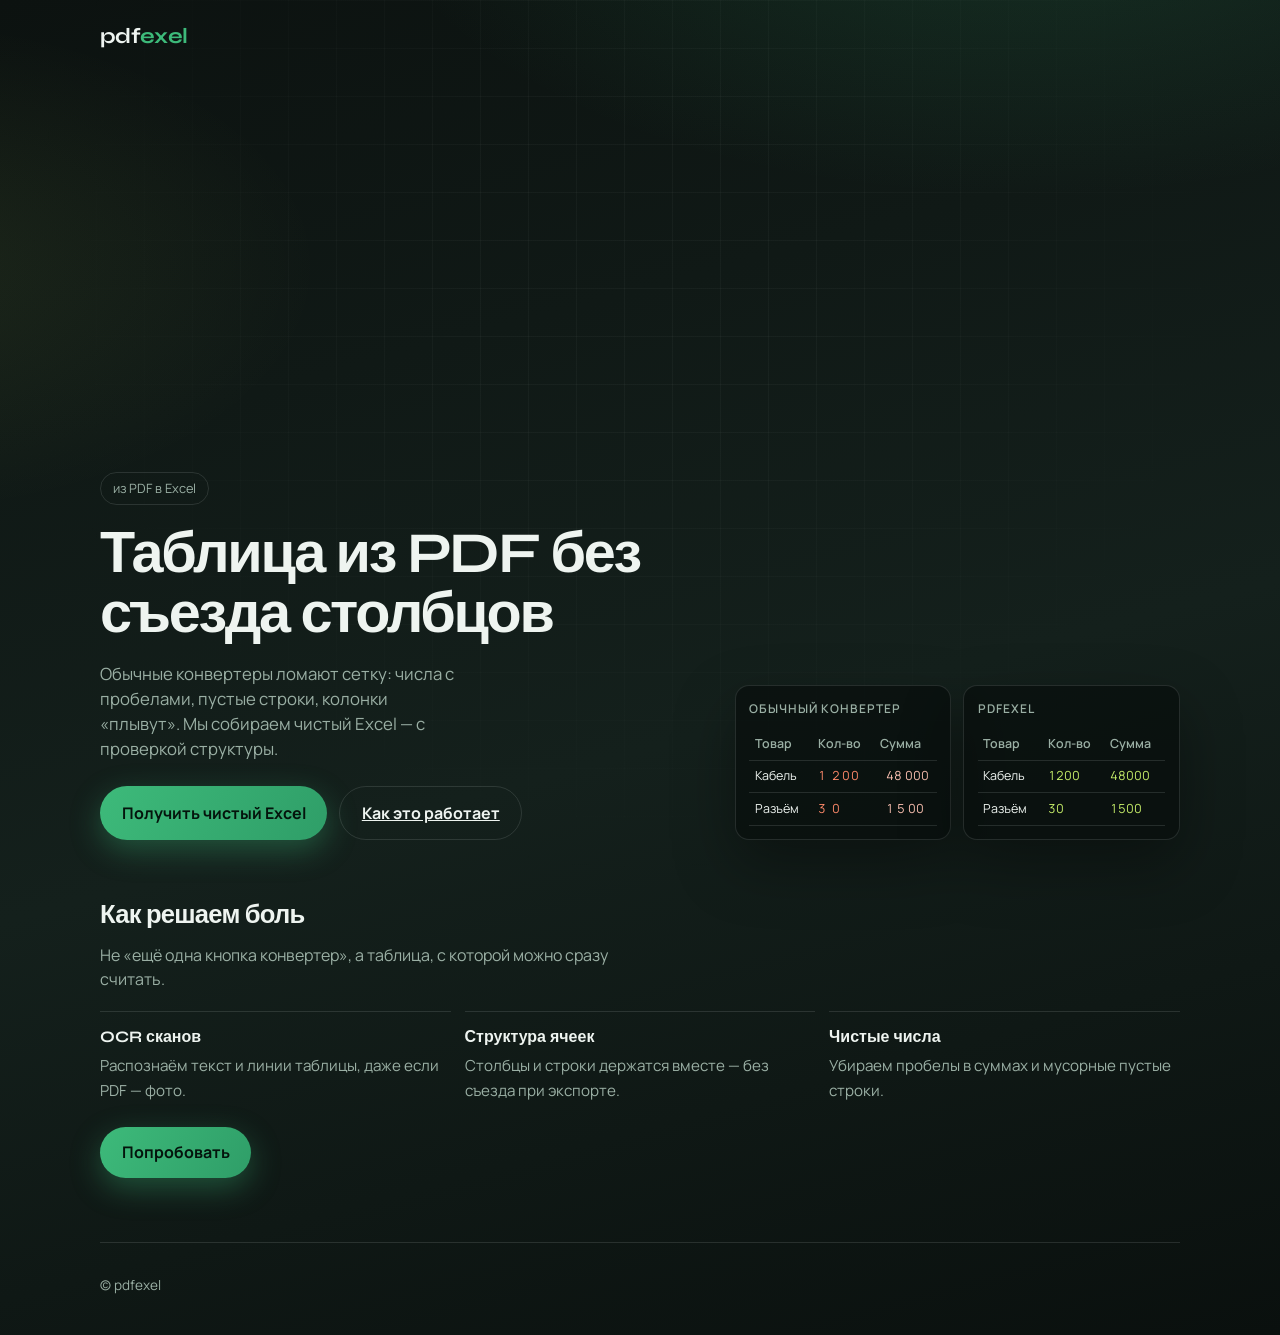
<file: index.html>
<!DOCTYPE html>
<html lang="ru">
  <head>
    <meta charset="utf-8" />
    <meta name="viewport" content="width=device-width, initial-scale=1" />
    <title>pdfexel — таблица из PDF без съезда столбцов</title>
    <meta
      name="description"
      content="PDF и сканы в чистый Excel: столбцы на месте, числа без пробелов. Сервис pdfexel."
    />
    <meta name="yandex-verification" content="d61d82379fe4924d" />
    <link rel="canonical" href="https://pdfexel.ru/" />
    <link rel="icon" href="/favicon.ico" sizes="any" />
    <link rel="icon" href="/favicon.svg" type="image/svg+xml" />
    <link rel="apple-touch-icon" href="/apple-touch-icon.png" />
    <link rel="preconnect" href="https://fonts.googleapis.com" />
    <link rel="preconnect" href="https://fonts.gstatic.com" crossorigin />
    <link
      href="https://fonts.googleapis.com/css2?family=Manrope:wght@400;600;700&family=Syne:wght@700;800&display=swap"
      rel="stylesheet"
    />
    <link rel="stylesheet" href="/css/main.css?v=20261119b" />

    <noscript
      ><div>
        <img src="https://mc.yandex.ru/watch/114193275" style="position: absolute; left: -9999px" alt="" /></div
    ></noscript>
  </head>
  <body data-variant="b">
    <div class="wrap">
      <header class="top">
        <a class="brand" href="/">pdf<span>exel</span></a>
      </header>

      <main class="hero">
        <div>
          <p class="pill" style="display: inline-block">из PDF в Excel</p>
          <h1>Таблица из PDF без съезда столбцов</h1>
          <p class="lead">
            Обычные конвертеры ломают сетку: числа с пробелами, пустые строки, колонки «плывут». Мы собираем
            чистый Excel — с проверкой структуры.
          </p>
          <div class="cta-row">
            <button class="btn btn-primary" type="button" data-cta="hero">Получить чистый Excel</button>
            <a class="btn btn-ghost" href="#how">Как это работает</a>
          </div>
          <input id="file-input" class="file-input-hidden" type="file" accept="application/pdf,.pdf" />
          <p class="convert-status" id="convert-status" hidden role="status" aria-live="polite"></p>
        </div>

        <div class="visual" aria-hidden="true">
          <div class="compare">
            <div class="sheet">
              <h3>Обычный конвертер</h3>
              <table class="fake-table broken">
                <thead>
                  <tr>
                    <th>Товар</th>
                    <th>Кол-во</th>
                    <th>Сумма</th>
                  </tr>
                </thead>
                <tbody>
                  <tr>
                    <td>Кабель</td>
                    <td>1 200</td>
                    <td>48 000</td>
                  </tr>
                  <tr>
                    <td>Разъём</td>
                    <td>3 0</td>
                    <td>1 5 00</td>
                  </tr>
                </tbody>
              </table>
            </div>
            <div class="sheet">
              <h3>pdfexel</h3>
              <table class="fake-table clean">
                <thead>
                  <tr>
                    <th>Товар</th>
                    <th>Кол-во</th>
                    <th>Сумма</th>
                  </tr>
                </thead>
                <tbody>
                  <tr>
                    <td>Кабель</td>
                    <td>1200</td>
                    <td>48000</td>
                  </tr>
                  <tr>
                    <td>Разъём</td>
                    <td>30</td>
                    <td>1500</td>
                  </tr>
                </tbody>
              </table>
            </div>
          </div>
        </div>
      </main>

      <section class="section" id="how">
        <h2>Как решаем боль</h2>
        <p>Не «ещё одна кнопка конвертер», а таблица, с которой можно сразу считать.</p>
        <div class="steps">
          <div class="step">
            <strong>OCR сканов</strong>
            <span>Распознаём текст и линии таблицы, даже если PDF — фото.</span>
          </div>
          <div class="step">
            <strong>Структура ячеек</strong>
            <span>Столбцы и строки держатся вместе — без съезда при экспорте.</span>
          </div>
          <div class="step">
            <strong>Чистые числа</strong>
            <span>Убираем пробелы в суммах и мусорные пустые строки.</span>
          </div>
        </div>
        <div class="cta-row" style="margin-top: 1.5rem">
          <button class="btn btn-primary" type="button" data-cta="how">Попробовать</button>
        </div>
      </section>

      <footer class="footer">
        <div>© pdfexel</div>
      </footer>
    </div>

    <div class="offer-modal" id="scan-modal" hidden>
      <div class="offer-modal__backdrop" data-scan-close></div>
      <div class="offer-modal__panel" role="dialog" aria-modal="true" aria-labelledby="scan-modal-title">
        <h2 id="scan-modal-title">Скан PDF</h2>
        <p id="scan-offer-text">
          Этот PDF похож на скан. Обычная конвертация не сработает — нужен OCR. Подписка открывает OCR на месяц.
        </p>
        <div class="offer-modal__actions">
          <button type="button" class="btn btn-primary" id="scan-offer-cta">Оплатить 299 ₽/мес</button>
          <button type="button" class="btn btn-ghost" data-scan-close>Не сейчас</button>
        </div>
      </div>
    </div>

    <div class="offer-modal" id="pay-error-modal" hidden>
      <div class="offer-modal__backdrop" data-pay-error-close></div>
      <div class="offer-modal__panel" role="dialog" aria-modal="true" aria-labelledby="pay-error-modal-title">
        <h2 id="pay-error-modal-title">Что-то пошло не так</h2>
        <p>Не удалось открыть оплату. Попробуйте позже или напишите нам — мы уже записали ваш запрос.</p>
        <button type="button" class="btn btn-primary" data-pay-error-close>Понятно</button>
      </div>
    </div>

    <script src="/js/metrika.js?v=20261120a" defer></script>
    <script src="/js/result-store.js?v=20261120a" defer></script>
    <script src="/js/cta.js?v=20261122b" defer></script>
  </body>
</html>
</file>
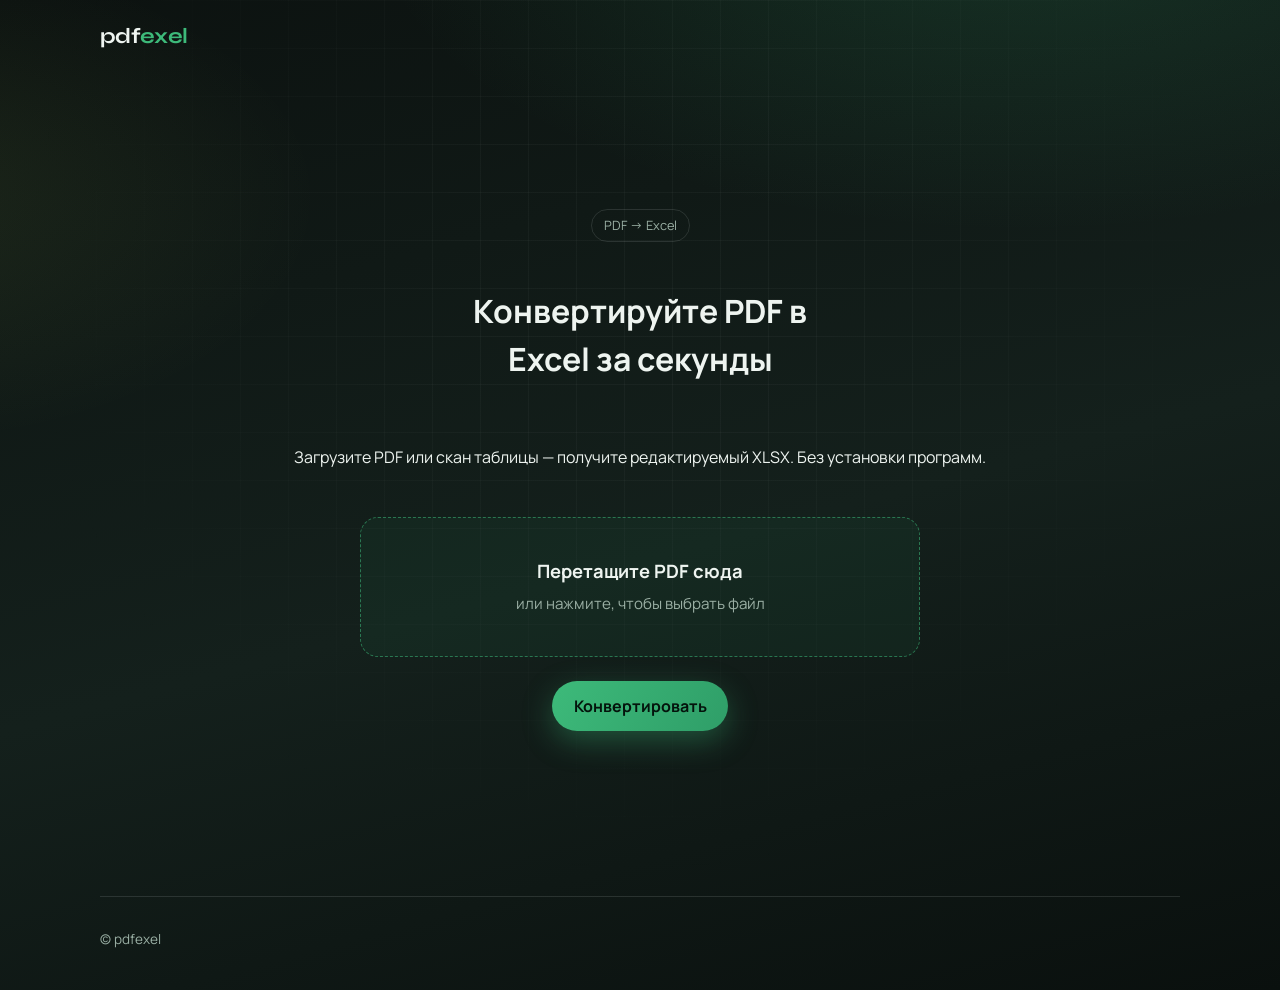
<file: a/index.html>
<!DOCTYPE html>
<html lang="ru">
  <head>
    <meta charset="utf-8" />
    <meta name="viewport" content="width=device-width, initial-scale=1" />
    <title>pdfexel — конвертер PDF в Excel онлайн</title>
    <meta name="description" content="Конвертируйте PDF в Excel онлайн. Загрузите файл — получите таблицу XLSX." />
    <meta name="yandex-verification" content="d61d82379fe4924d" />
    <link rel="canonical" href="https://pdfexel.ru/a" />
    <link rel="icon" href="/favicon.ico" sizes="any" />
    <link rel="icon" href="/favicon.svg" type="image/svg+xml" />
    <link rel="apple-touch-icon" href="/apple-touch-icon.png" />
    <link rel="preconnect" href="https://fonts.googleapis.com" />
    <link rel="preconnect" href="https://fonts.gstatic.com" crossorigin />
    <link
      href="https://fonts.googleapis.com/css2?family=Manrope:wght@400;600;700&family=Syne:wght@700;800&display=swap"
      rel="stylesheet"
    />
    <link rel="stylesheet" href="/css/main.css?v=20261119b" />

    <noscript
      ><div>
        <img src="https://mc.yandex.ru/watch/114193275" style="position: absolute; left: -9999px" alt="" /></div
    ></noscript>
  </head>
  <body data-variant="a">
    <div class="wrap">
      <header class="top">
        <a class="brand" href="/">pdf<span>exel</span></a>
      </header>

      <main class="hero-a">
        <p class="pill" style="display: inline-block; margin: 0 auto">PDF → Excel</p>
        <h1>Конвертируйте PDF в Excel за секунды</h1>
        <p class="lead">Загрузите PDF или скан таблицы — получите редактируемый XLSX. Без установки программ.</p>

        <div class="dropzone" id="dropzone" role="button" tabindex="0" aria-label="Загрузить PDF">
          <strong>Перетащите PDF сюда</strong>
          <span>или нажмите, чтобы выбрать файл</span>
          <input id="file-input" type="file" accept="application/pdf,.pdf" />
        </div>

        <p class="convert-status" id="convert-status" hidden role="status" aria-live="polite"></p>

        <div class="cta-row" style="justify-content: center">
          <button class="btn btn-primary" type="button" data-cta="convert">Конвертировать</button>
        </div>
      </main>

      <footer class="footer">
        <div>© pdfexel</div>
      </footer>
    </div>

    <div class="offer-modal" id="scan-modal" hidden>
      <div class="offer-modal__backdrop" data-scan-close></div>
      <div class="offer-modal__panel" role="dialog" aria-modal="true" aria-labelledby="scan-modal-title">
        <h2 id="scan-modal-title">Скан PDF</h2>
        <p id="scan-offer-text">
          Этот PDF похож на скан. Обычная конвертация не сработает — нужен OCR. Подписка открывает OCR на месяц.
        </p>
        <div class="offer-modal__actions">
          <button type="button" class="btn btn-primary" id="scan-offer-cta">Оплатить 299 ₽/мес</button>
          <button type="button" class="btn btn-ghost" data-scan-close>Не сейчас</button>
        </div>
      </div>
    </div>

    <div class="offer-modal" id="pay-error-modal" hidden>
      <div class="offer-modal__backdrop" data-pay-error-close></div>
      <div class="offer-modal__panel" role="dialog" aria-modal="true" aria-labelledby="pay-error-modal-title">
        <h2 id="pay-error-modal-title">Что-то пошло не так</h2>
        <p>Не удалось открыть оплату. Попробуйте позже или напишите нам — мы уже записали ваш запрос.</p>
        <button type="button" class="btn btn-primary" data-pay-error-close>Понятно</button>
      </div>
    </div>

    <script src="/js/metrika.js?v=20261120a" defer></script>
    <script src="/js/result-store.js?v=20261120a" defer></script>
    <script src="/js/cta.js?v=20261122b" defer></script>
  </body>
</html>
</file>
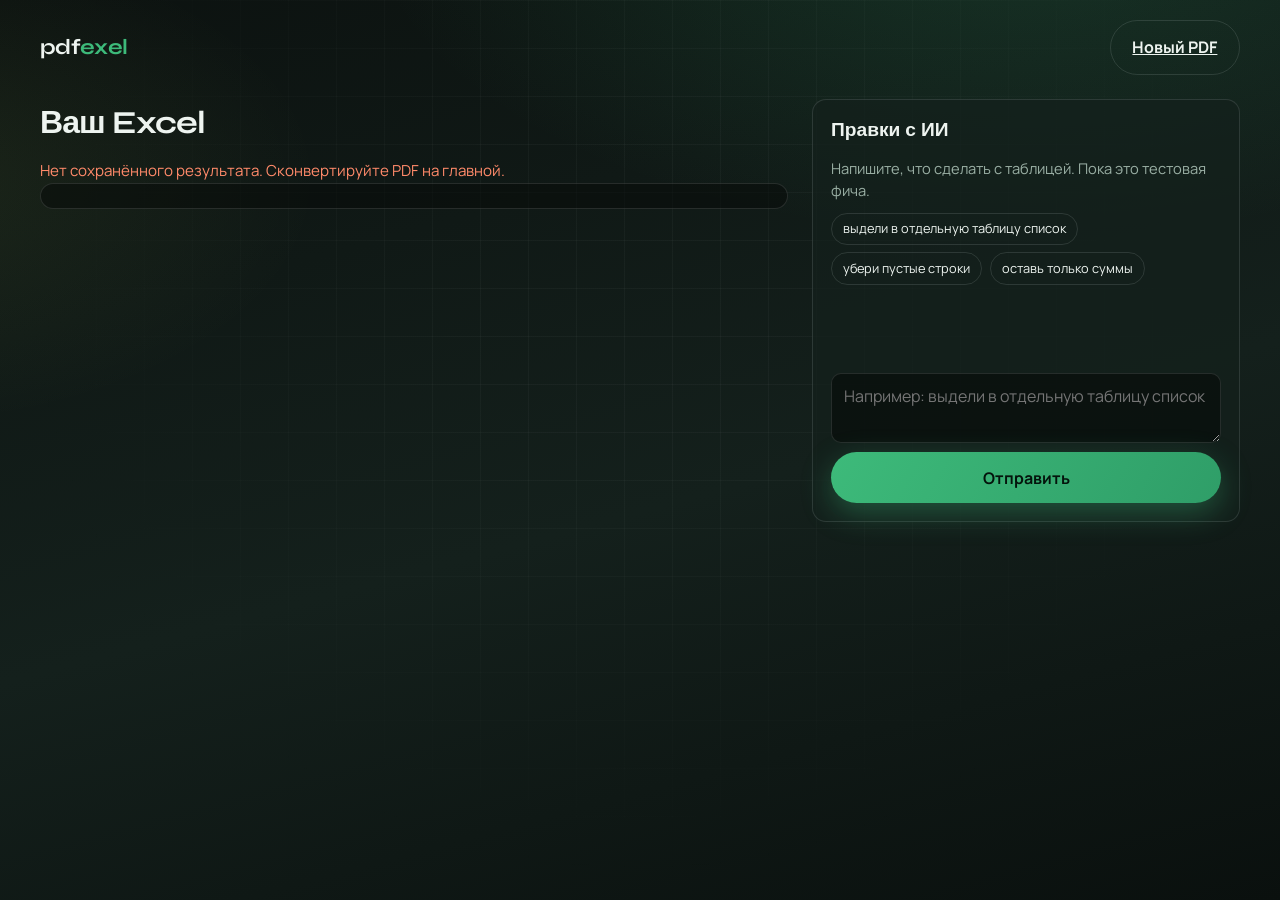
<file: result/index.html>
<!DOCTYPE html>
<html lang="ru">
  <head>
    <meta charset="utf-8" />
    <meta name="viewport" content="width=device-width, initial-scale=1" />
    <title>Результат — pdfexel</title>
    <meta name="description" content="Превью Excel и правки с помощью ИИ (тест)." />
    <link rel="canonical" href="https://pdfexel.ru/result/" />
    <link rel="icon" href="/favicon.ico" sizes="any" />
    <link rel="icon" href="/favicon.svg" type="image/svg+xml" />
    <link rel="apple-touch-icon" href="/apple-touch-icon.png" />
    <link rel="preconnect" href="https://fonts.googleapis.com" />
    <link rel="preconnect" href="https://fonts.gstatic.com" crossorigin />
    <link
      href="https://fonts.googleapis.com/css2?family=Manrope:wght@400;600;700&family=Syne:wght@700;800&display=swap"
      rel="stylesheet"
    />
    <link rel="stylesheet" href="/css/main.css?v=20261119a" />
    <noscript
      ><div>
        <img src="https://mc.yandex.ru/watch/114193275" style="position: absolute; left: -9999px" alt="" /></div
    ></noscript>
  </head>
  <body data-variant="result">
    <div class="wrap result-wrap">
      <header class="top">
        <a class="brand" href="/">pdf<span>exel</span></a>
        <a class="btn btn-ghost" href="/">Новый PDF</a>
      </header>

      <main class="result-layout">
        <section class="result-preview" aria-label="Превью Excel">
          <div class="result-preview__head">
            <h1 class="result-title">Ваш Excel</h1>
            <button class="btn btn-primary" type="button" id="download-xlsx" hidden>Скачать Excel</button>
          </div>
          <p class="result-filename" id="result-filename" hidden></p>
          <p class="convert-status" id="result-status" hidden role="status" aria-live="polite"></p>
          <div class="sheet-preview" id="sheet-preview"></div>
        </section>

        <aside class="result-chat" aria-label="Правки с ИИ">
          <h2 class="result-chat__title">Правки с ИИ</h2>
          <p class="result-chat__lead">Напишите, что сделать с таблицей. Пока это тестовая фича.</p>
          <div class="chat-chips" id="chat-chips">
            <button type="button" class="chip" data-prompt="выдели в отдельную таблицу список">
              выдели в отдельную таблицу список
            </button>
            <button type="button" class="chip" data-prompt="убери пустые строки">убери пустые строки</button>
            <button type="button" class="chip" data-prompt="оставь только суммы">оставь только суммы</button>
          </div>
          <div class="chat-log" id="chat-log" aria-live="polite"></div>
          <form class="chat-form" id="chat-form">
            <label class="visually-hidden" for="chat-input">Что сделать</label>
            <textarea
              id="chat-input"
              rows="2"
              maxlength="500"
              placeholder="Например: выдели в отдельную таблицу список"
              required
            ></textarea>
            <button class="btn btn-primary" type="submit">Отправить</button>
          </form>
        </aside>
      </main>
    </div>

    <div class="dev-modal" id="dev-modal" hidden>
      <div class="dev-modal__backdrop" data-dev-close></div>
      <div class="dev-modal__panel" role="dialog" aria-modal="true" aria-labelledby="dev-modal-title">
        <h2 id="dev-modal-title">В разработке</h2>
        <p>Функция в разработке — мы записали ваш запрос.</p>
        <button type="button" class="btn btn-primary" data-dev-close>Понятно</button>
      </div>
    </div>

    <script src="https://cdn.sheetjs.com/xlsx-0.20.3/package/dist/xlsx.full.min.js" defer></script>
    <script src="/js/metrika.js?v=20261119a" defer></script>
    <script src="/js/result-store.js?v=20261119a" defer></script>
    <script src="/js/result.js?v=20261119a" defer></script>
  </body>
</html>
</file>
<file: css/main.css>
:root {
  --bg0: #0c1210;
  --bg1: #14201c;
  --ink: #eef4f0;
  --muted: #9aafa4;
  --accent: #3dba7a;
  --accent-2: #c8f06a;
  --danger: #ff8a6a;
  --line: rgba(238, 244, 240, 0.12);
  --font-display: "Syne", "Segoe UI", sans-serif;
  --font-body: "Manrope", "Segoe UI", sans-serif;
  --radius: 14px;
  --shadow: 0 24px 60px rgba(0, 0, 0, 0.35);
}

*,
*::before,
*::after {
  box-sizing: border-box;
}

html {
  scroll-behavior: smooth;
}

body {
  margin: 0;
  min-height: 100vh;
  font-family: var(--font-body);
  color: var(--ink);
  background:
    radial-gradient(1200px 600px at 80% -10%, rgba(61, 186, 122, 0.18), transparent 55%),
    radial-gradient(900px 500px at -10% 20%, rgba(200, 240, 106, 0.08), transparent 50%),
    linear-gradient(165deg, var(--bg0), var(--bg1) 55%, #0a100e);
  line-height: 1.5;
}

body::before {
  content: "";
  position: fixed;
  inset: 0;
  pointer-events: none;
  background-image:
    linear-gradient(rgba(238, 244, 240, 0.035) 1px, transparent 1px),
    linear-gradient(90deg, rgba(238, 244, 240, 0.035) 1px, transparent 1px);
  background-size: 48px 48px;
  mask-image: radial-gradient(ellipse at 50% 30%, black 20%, transparent 70%);
  z-index: 0;
}

a {
  color: inherit;
}

.wrap {
  position: relative;
  z-index: 1;
  width: min(1080px, calc(100% - 2rem));
  margin: 0 auto;
}

.top {
  display: flex;
  align-items: center;
  justify-content: space-between;
  padding: 1.25rem 0 0.5rem;
}

.brand {
  font-family: var(--font-display);
  font-weight: 700;
  font-size: 1.35rem;
  letter-spacing: -0.03em;
  text-decoration: none;
}

.brand span {
  color: var(--accent);
}

.session {
  display: flex;
  align-items: center;
  gap: 0.75rem;
  max-width: min(60%, 22rem);
}

.session[hidden] {
  display: none !important;
}

.session-email {
  font-size: 0.85rem;
  color: var(--muted);
  overflow: hidden;
  text-overflow: ellipsis;
  white-space: nowrap;
}

.session-logout {
  flex-shrink: 0;
  padding: 0.4rem 0.75rem;
  font-size: 0.85rem;
}

.pill {
  font-size: 0.8rem;
  color: var(--muted);
  border: 1px solid var(--line);
  border-radius: 999px;
  padding: 0.35rem 0.75rem;
}

.hero {
  padding: 3.5rem 0 2.5rem;
  display: grid;
  gap: 2rem;
  align-items: end;
}

@media (min-width: 860px) {
  .hero {
    grid-template-columns: 1.15fr 0.85fr;
    min-height: calc(100vh - 5rem);
    padding-top: 4.5rem;
  }
}

.hero h1 {
  font-family: var(--font-display);
  font-size: clamp(2.2rem, 5vw, 3.6rem);
  line-height: 1.05;
  letter-spacing: -0.04em;
  margin: 0.4rem 0 1rem;
  max-width: 14ch;
  animation: rise 0.7s ease both;
}

.hero .lead {
  margin: 0 0 1.5rem;
  color: var(--muted);
  font-size: 1.05rem;
  max-width: 36ch;
  animation: rise 0.7s ease 0.08s both;
}

.cta-row {
  display: flex;
  flex-wrap: wrap;
  gap: 0.75rem;
  animation: rise 0.7s ease 0.16s both;
}

.btn {
  appearance: none;
  border: 0;
  cursor: pointer;
  font-family: inherit;
  font-weight: 700;
  font-size: 1rem;
  border-radius: 999px;
  padding: 0.9rem 1.35rem;
  transition: transform 0.2s ease, box-shadow 0.2s ease, background 0.2s ease;
}

.btn:hover {
  transform: translateY(-1px);
}

.btn-primary {
  background: linear-gradient(120deg, var(--accent), #2f9e68);
  color: #04140c;
  box-shadow: 0 10px 30px rgba(61, 186, 122, 0.35);
}

.btn-primary:hover {
  box-shadow: 0 14px 36px rgba(61, 186, 122, 0.45);
}

.btn-ghost {
  background: transparent;
  color: var(--ink);
  border: 1px solid var(--line);
}

.visual {
  position: relative;
  animation: rise 0.8s ease 0.12s both;
}

.compare {
  display: grid;
  gap: 0.75rem;
}

@media (min-width: 520px) {
  .compare {
    grid-template-columns: 1fr 1fr;
  }
}

.sheet {
  border: 1px solid var(--line);
  border-radius: var(--radius);
  background: rgba(8, 14, 12, 0.7);
  backdrop-filter: blur(8px);
  padding: 0.85rem;
  box-shadow: var(--shadow);
}

.sheet h3 {
  margin: 0 0 0.65rem;
  font-size: 0.75rem;
  text-transform: uppercase;
  letter-spacing: 0.08em;
  color: var(--muted);
  font-weight: 600;
}

.fake-table {
  width: 100%;
  border-collapse: collapse;
  font-size: 0.78rem;
  font-variant-numeric: tabular-nums;
}

.fake-table th,
.fake-table td {
  border-bottom: 1px solid var(--line);
  padding: 0.4rem 0.35rem;
  text-align: left;
}

.fake-table th {
  color: var(--muted);
  font-weight: 600;
}

.broken td:nth-child(2) {
  letter-spacing: 0.12em;
  color: var(--danger);
}

.broken td:nth-child(3) {
  transform: translateX(6px);
  color: #ffc4b4;
}

.clean td:nth-child(2),
.clean td:nth-child(3) {
  color: var(--accent-2);
}

.section {
  padding: 1rem 0 4rem;
}

.section h2 {
  font-family: var(--font-display);
  font-size: 1.6rem;
  letter-spacing: -0.03em;
  margin: 0 0 0.5rem;
}

.section p {
  margin: 0 0 1.25rem;
  color: var(--muted);
  max-width: 52ch;
}

.steps {
  display: grid;
  gap: 0.85rem;
}

@media (min-width: 720px) {
  .steps {
    grid-template-columns: repeat(3, 1fr);
  }
}

.step {
  border-top: 1px solid var(--line);
  padding-top: 0.85rem;
}

.step strong {
  display: block;
  margin-bottom: 0.25rem;
  font-family: var(--font-display);
}

.step span {
  color: var(--muted);
  font-size: 0.95rem;
}

/* Variant A — dropzone */
.hero-a {
  min-height: calc(100vh - 4rem);
  display: grid;
  align-content: center;
  gap: 1.5rem;
  padding: 3rem 0 4rem;
  text-align: center;
}

.hero-a h1 {
  margin-left: auto;
  margin-right: auto;
  max-width: 16ch;
}

.hero-a .lead {
  margin-left: auto;
  margin-right: auto;
}

.dropzone {
  width: min(560px, 100%);
  margin: 0.5rem auto 0;
  border: 1.5px dashed rgba(61, 186, 122, 0.55);
  border-radius: 18px;
  background: rgba(61, 186, 122, 0.06);
  padding: 2.5rem 1.5rem;
  cursor: pointer;
  transition: background 0.2s ease, border-color 0.2s ease, transform 0.2s ease;
  animation: rise 0.7s ease 0.16s both;
}

.dropzone:hover,
.dropzone.is-drag {
  background: rgba(61, 186, 122, 0.12);
  border-color: var(--accent);
  transform: translateY(-2px);
}

.dropzone strong {
  display: block;
  font-size: 1.15rem;
  margin-bottom: 0.35rem;
}

.dropzone span {
  color: var(--muted);
  font-size: 0.95rem;
}

.dropzone input,
.file-input-hidden {
  position: absolute;
  width: 1px;
  height: 1px;
  padding: 0;
  margin: -1px;
  overflow: hidden;
  clip: rect(0, 0, 0, 0);
  white-space: nowrap;
  border: 0;
  opacity: 0;
}

.convert-status {
  margin: 0.85rem 0 0;
  font-size: 0.95rem;
  color: var(--muted);
  min-height: 1.4em;
}

.convert-status[data-kind="progress"] {
  color: var(--accent-2);
}

.convert-status[data-kind="ok"] {
  color: var(--accent);
}

.convert-status[data-kind="error"] {
  color: var(--danger);
}

.convert-status[hidden] {
  display: none !important;
}

.auth-modal {
  position: fixed;
  inset: 0;
  z-index: 80;
  display: grid;
  place-items: center;
  padding: 1rem;
}

.auth-modal[hidden] {
  display: none !important;
}

.auth-modal__backdrop {
  position: absolute;
  inset: 0;
  background: rgba(12, 18, 28, 0.55);
}

.auth-modal__panel {
  position: relative;
  width: min(420px, 100%);
  background: var(--bg);
  border: 1px solid var(--line);
  border-radius: 16px;
  padding: 1.35rem 1.4rem 1.25rem;
  display: grid;
  gap: 0.85rem;
}

.auth-modal__panel h2 {
  margin: 0;
  font-family: Syne, sans-serif;
  font-size: 1.35rem;
}

.auth-modal__lead {
  margin: 0;
  color: var(--muted);
  font-size: 0.95rem;
}

.auth-field {
  display: grid;
  gap: 0.35rem;
  font-size: 0.9rem;
}

.auth-field input {
  font: inherit;
  padding: 0.65rem 0.75rem;
  border-radius: 10px;
  border: 1px solid var(--line);
  background: #fff;
  color: var(--ink);
}

.auth-modal__status {
  margin: 0;
  min-height: 1.2em;
  font-size: 0.9rem;
  color: var(--muted);
}

.auth-modal__status[data-kind="error"] {
  color: var(--danger);
}

.auth-modal__status[data-kind="ok"],
.auth-modal__status[data-kind="progress"] {
  color: var(--accent-2);
}

.auth-modal__actions {
  display: flex;
  gap: 0.65rem;
  justify-content: flex-end;
  flex-wrap: wrap;
}

.footer {
  padding: 2rem 0 2.5rem;
  color: var(--muted);
  font-size: 0.85rem;
  border-top: 1px solid var(--line);
}

@keyframes rise {
  from {
    opacity: 0;
    transform: translateY(14px);
  }
  to {
    opacity: 1;
    transform: none;
  }
}

@keyframes pop {
  from {
    opacity: 0;
    transform: translateY(10px) scale(0.98);
  }
  to {
    opacity: 1;
    transform: none;
  }
}

.visually-hidden {
  position: absolute;
  width: 1px;
  height: 1px;
  padding: 0;
  margin: -1px;
  overflow: hidden;
  clip: rect(0, 0, 0, 0);
  white-space: nowrap;
  border: 0;
}

.result-wrap {
  width: min(1200px, calc(100% - 2rem));
}

.result-layout {
  display: grid;
  grid-template-columns: minmax(0, 1.4fr) minmax(280px, 0.8fr);
  gap: 1.5rem;
  padding: 1rem 0 2.5rem;
  align-items: start;
}

.result-title {
  margin: 0;
  font-family: var(--font-display);
  font-size: clamp(1.5rem, 3vw, 2rem);
  letter-spacing: -0.03em;
}

.result-preview__head {
  display: flex;
  align-items: center;
  justify-content: space-between;
  gap: 1rem;
  flex-wrap: wrap;
  margin-bottom: 0.75rem;
}

.result-filename {
  margin: 0 0 0.75rem;
  color: var(--muted);
  font-size: 0.9rem;
}

.sheet-preview {
  overflow: auto;
  max-height: min(70vh, 720px);
  border: 1px solid var(--line);
  border-radius: var(--radius);
  background: rgba(8, 12, 10, 0.55);
  padding: 0.75rem;
}

.xlsx-preview-table,
.sheet-preview table {
  border-collapse: collapse;
  width: max-content;
  min-width: 100%;
  font-size: 0.78rem;
  color: var(--ink);
}

.xlsx-preview-table th,
.xlsx-preview-table td,
.sheet-preview table th,
.sheet-preview table td {
  border: 1px solid var(--line);
  padding: 0.28rem 0.45rem;
  white-space: nowrap;
  max-width: 280px;
  overflow: hidden;
  text-overflow: ellipsis;
}

.result-chat {
  border: 1px solid var(--line);
  border-radius: var(--radius);
  padding: 1rem 1.1rem 1.15rem;
  background: rgba(20, 32, 28, 0.72);
  display: grid;
  gap: 0.75rem;
  position: sticky;
  top: 1rem;
}

.result-chat__title {
  margin: 0;
  font-family: var(--font-display);
  font-size: 1.2rem;
}

.result-chat__lead {
  margin: 0;
  color: var(--muted);
  font-size: 0.92rem;
}

.chat-chips {
  display: flex;
  flex-wrap: wrap;
  gap: 0.45rem;
}

.chip {
  appearance: none;
  border: 1px solid var(--line);
  background: transparent;
  color: var(--ink);
  border-radius: 999px;
  padding: 0.35rem 0.7rem;
  font: inherit;
  font-size: 0.8rem;
  cursor: pointer;
}

.chip:hover {
  border-color: var(--accent);
  color: var(--accent-2);
}

.chat-log {
  display: grid;
  gap: 0.5rem;
  max-height: 240px;
  overflow: auto;
  min-height: 4rem;
}

.chat-bubble {
  padding: 0.55rem 0.7rem;
  border-radius: 12px;
  font-size: 0.88rem;
  line-height: 1.4;
}

.chat-bubble--user {
  background: rgba(61, 186, 122, 0.18);
  justify-self: end;
  max-width: 92%;
}

.chat-bubble--bot {
  background: rgba(238, 244, 240, 0.06);
  justify-self: start;
  max-width: 92%;
  color: var(--muted);
}

.chat-form {
  display: grid;
  gap: 0.55rem;
}

.chat-form textarea {
  width: 100%;
  resize: vertical;
  min-height: 3.2rem;
  font: inherit;
  color: var(--ink);
  background: rgba(8, 12, 10, 0.65);
  border: 1px solid var(--line);
  border-radius: 10px;
  padding: 0.65rem 0.75rem;
}

.dev-modal,
.offer-modal {
  position: fixed;
  inset: 0;
  z-index: 90;
  display: grid;
  place-items: center;
  padding: 1rem;
}

.dev-modal[hidden],
.offer-modal[hidden] {
  display: none !important;
}

.dev-modal__backdrop,
.offer-modal__backdrop {
  position: absolute;
  inset: 0;
  background: rgba(6, 10, 8, 0.65);
}

.dev-modal__panel,
.offer-modal__panel {
  position: relative;
  width: min(420px, 100%);
  background: var(--bg1);
  border: 1px solid var(--line);
  border-radius: 16px;
  padding: 1.35rem 1.4rem 1.25rem;
  display: grid;
  gap: 0.85rem;
  box-shadow: var(--shadow);
}

.dev-modal__panel h2,
.offer-modal__panel h2 {
  margin: 0;
  font-family: var(--font-display);
  font-size: 1.35rem;
}

.dev-modal__panel p,
.offer-modal__panel p {
  margin: 0;
  color: var(--muted);
}

.offer-modal__actions {
  display: flex;
  flex-wrap: wrap;
  gap: 0.65rem;
  align-items: center;
}

@media (max-width: 860px) {
  .result-layout {
    grid-template-columns: 1fr;
  }

  .result-chat {
    position: static;
  }
}

@media (prefers-reduced-motion: reduce) {
  *,
  *::before,
  *::after {
    animation: none !important;
    transition: none !important;
  }
}
</file>
